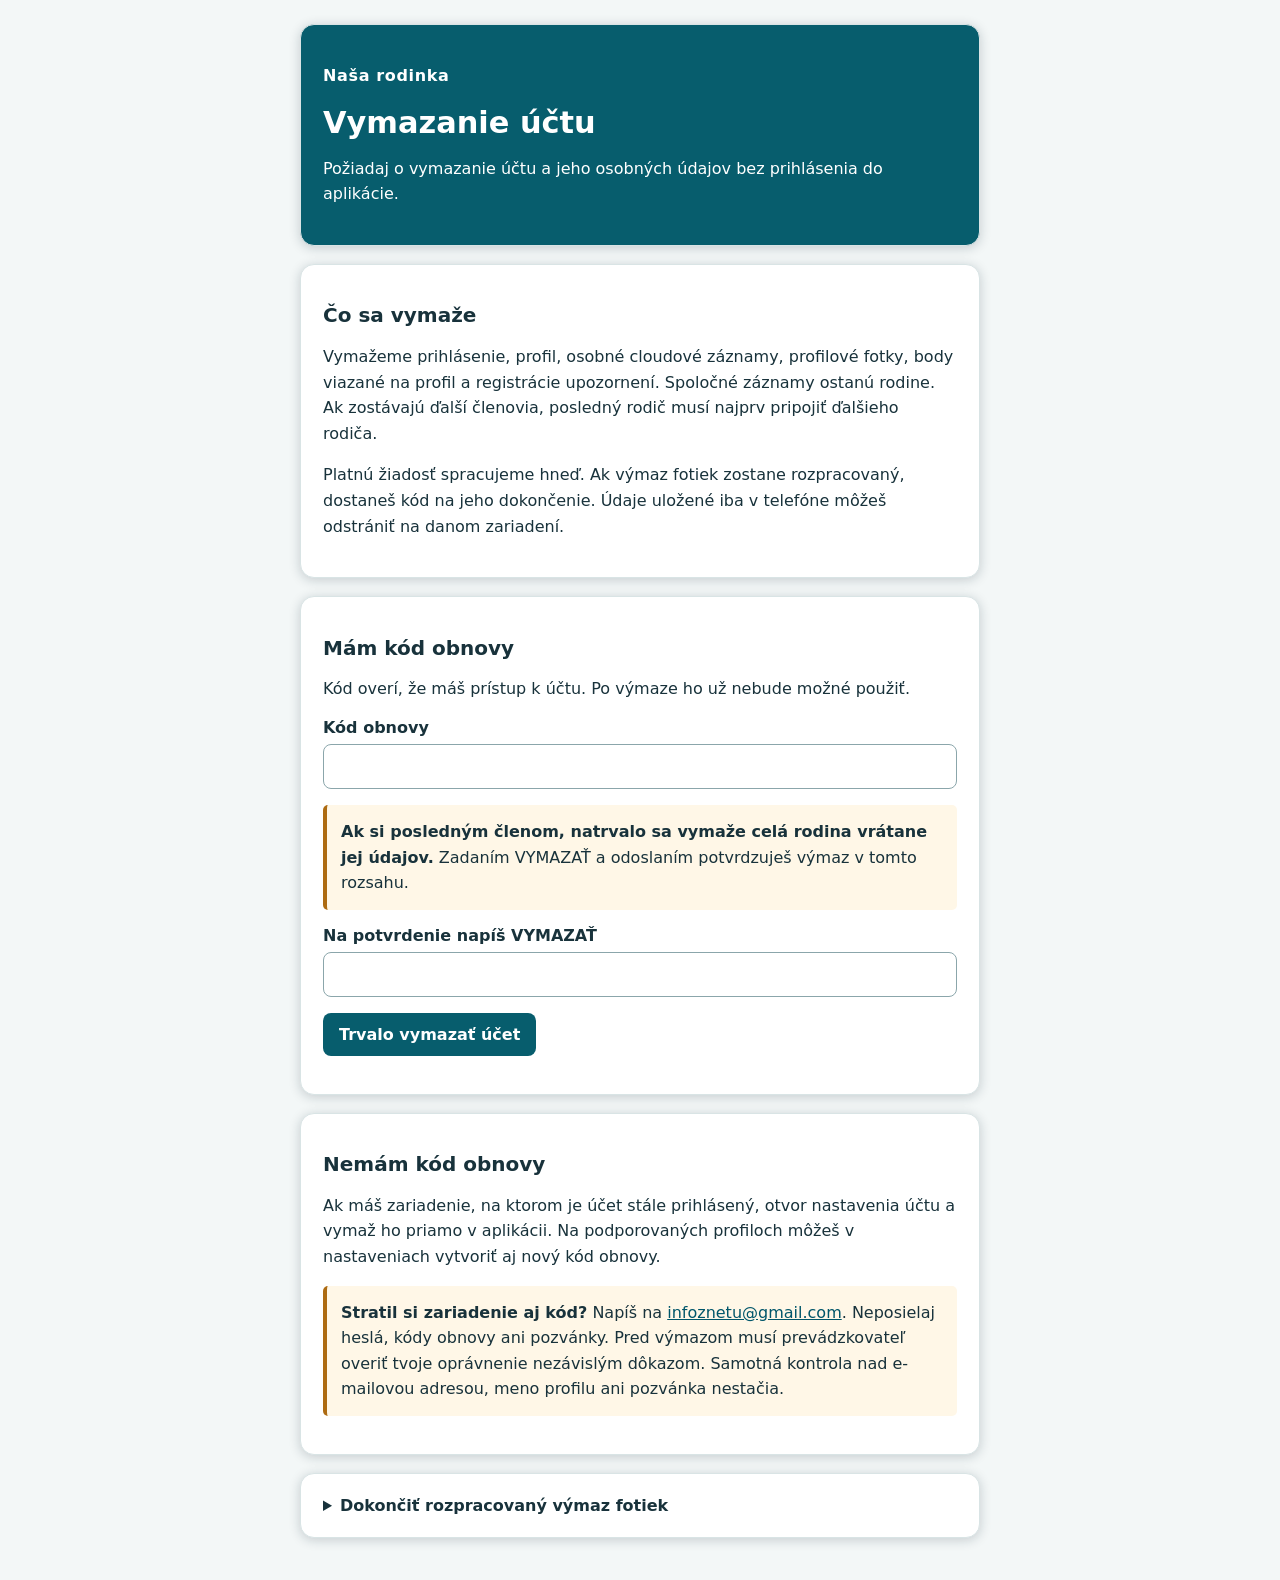
<file: index.html>
<!doctype html>
<html lang="sk">
<head>
<meta charset="utf-8">
<meta name="viewport" content="width=device-width, initial-scale=1">
<meta name="referrer" content="no-referrer">
<meta name="robots" content="noindex">
<meta http-equiv="Content-Security-Policy" content="default-src 'none'; style-src 'self'; script-src 'self'; connect-src https://pmrexbworebprrarhuxn.supabase.co; base-uri 'none'; form-action 'none'">
<title>Vymazanie účtu | Naša rodinka</title>
<link rel="stylesheet" href="./style.css">
<script type="module" src="./delete.mjs"></script>
</head>
<body>
<main>
  <header>
    <p class="brand">Naša rodinka</p>
    <h1>Vymazanie účtu</h1>
    <p>Požiadaj o vymazanie účtu a jeho osobných údajov bez prihlásenia do aplikácie.</p>
  </header>
  <section aria-labelledby="scope">
    <h2 id="scope">Čo sa vymaže</h2>
    <p>Vymažeme prihlásenie, profil, osobné cloudové záznamy, profilové fotky, body viazané na profil a registrácie upozornení. Spoločné záznamy ostanú rodine. Ak zostávajú ďalší členovia, posledný rodič musí najprv pripojiť ďalšieho rodiča.</p>
    <p>Platnú žiadosť spracujeme hneď. Ak výmaz fotiek zostane rozpracovaný, dostaneš kód na jeho dokončenie. Údaje uložené iba v telefóne môžeš odstrániť na danom zariadení.</p>
  </section>
  <section aria-labelledby="with-code">
    <h2 id="with-code">Mám kód obnovy</h2>
    <p>Kód overí, že máš prístup k účtu. Po výmaze ho už nebude možné použiť.</p>
    <form id="delete">
      <label for="code">Kód obnovy</label>
      <input id="code" type="password" required maxlength="128" autocomplete="off" spellcheck="false">
      <p class="notice" id="delete-consequences"><strong>Ak si posledným členom, natrvalo sa vymaže celá rodina vrátane jej údajov.</strong> Zadaním VYMAZAŤ a odoslaním potvrdzuješ výmaz v tomto rozsahu.</p>
      <label for="confirm">Na potvrdenie napíš VYMAZAŤ</label>
      <input id="confirm" type="text" required maxlength="7" autocomplete="off" spellcheck="false" aria-describedby="delete-consequences">
      <button disabled>Trvalo vymazať účet</button>
      <p id="delete-status" class="status" role="status"></p>
    </form>
    <noscript><p>Na odoslanie žiadosti povoľ JavaScript.</p></noscript>
  </section>
  <section aria-labelledby="without-code">
    <h2 id="without-code">Nemám kód obnovy</h2>
    <p>Ak máš zariadenie, na ktorom je účet stále prihlásený, otvor nastavenia účtu a vymaž ho priamo v aplikácii. Na podporovaných profiloch môžeš v nastaveniach vytvoriť aj nový kód obnovy.</p>
    <p class="notice"><strong>Stratil si zariadenie aj kód?</strong> Napíš na <a href="mailto:infoznetu@gmail.com">infoznetu@gmail.com</a>. Neposielaj heslá, kódy obnovy ani pozvánky. Pred výmazom musí prevádzkovateľ overiť tvoje oprávnenie nezávislým dôkazom. Samotná kontrola nad e-mailovou adresou, meno profilu ani pozvánka nestačia.</p>
  </section>
  <details>
    <summary>Dokončiť rozpracovaný výmaz fotiek</summary>
    <form id="cleanup">
      <label for="receipt">Kód na dokončenie výmazu</label>
      <input id="receipt" type="password" required maxlength="36" autocomplete="off" spellcheck="false">
      <label for="cleanup-code">Pôvodný kód obnovy</label>
      <input id="cleanup-code" type="password" required maxlength="128" autocomplete="off" spellcheck="false">
      <button disabled>Dokončiť výmaz fotiek</button>
      <p id="cleanup-status" class="status" role="status"></p>
    </form>
  </details>
</main>
</body>
</html>
</file>
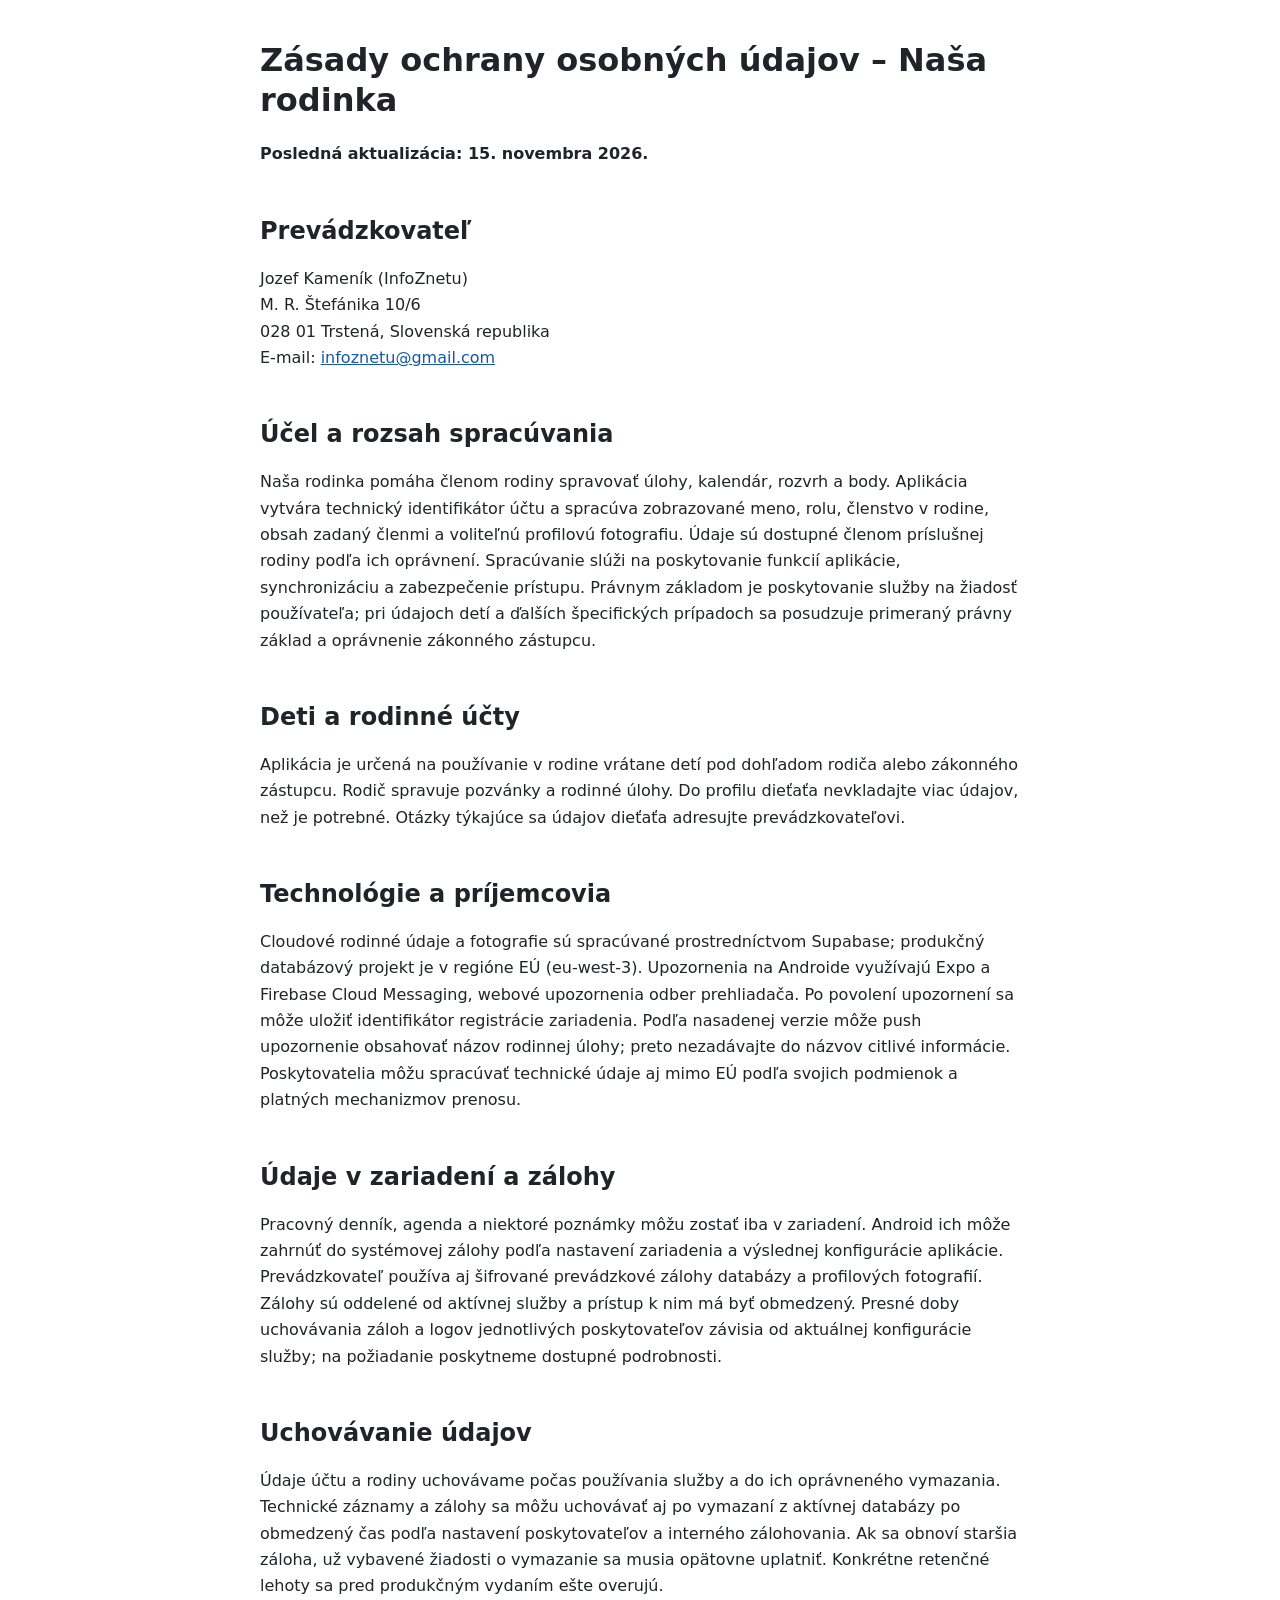
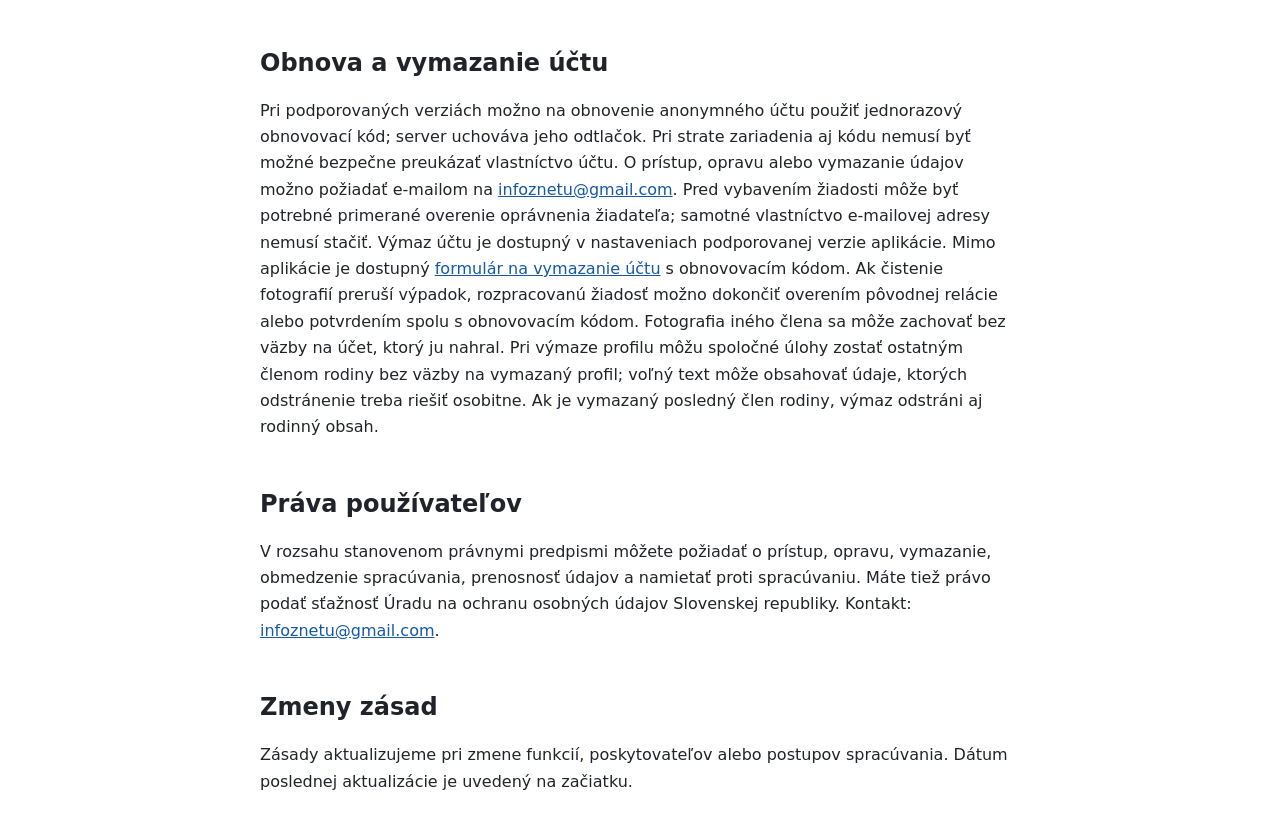
<file: privacy.html>
<!doctype html><html lang="sk"><head><meta charset="utf-8"><meta name="viewport" content="width=device-width,initial-scale=1"><meta name="robots" content="index,follow"><title>Zásady ochrany osobných údajov – Naša rodinka</title><style>body{font:16px/1.65 system-ui,sans-serif;max-width:760px;margin:40px auto;padding:0 20px;color:#20242a}h1,h2{line-height:1.25}h2{margin-top:2em}a{color:#1559a5}</style></head><body><main><h1>Zásady ochrany osobných údajov – Naša rodinka</h1><p><strong>Posledná aktualizácia: 15. novembra 2026.</strong></p><h2>Prevádzkovateľ</h2><p>Jozef Kameník (InfoZnetu)<br>M. R. Štefánika 10/6<br>028 01 Trstená, Slovenská republika<br>E-mail: <a href="mailto:infoznetu@gmail.com">infoznetu@gmail.com</a></p><h2>Účel a rozsah spracúvania</h2><p>Naša rodinka pomáha členom rodiny spravovať úlohy, kalendár, rozvrh a body. Aplikácia vytvára technický identifikátor účtu a spracúva zobrazované meno, rolu, členstvo v rodine, obsah zadaný členmi a voliteľnú profilovú fotografiu. Údaje sú dostupné členom príslušnej rodiny podľa ich oprávnení. Spracúvanie slúži na poskytovanie funkcií aplikácie, synchronizáciu a zabezpečenie prístupu. Právnym základom je poskytovanie služby na žiadosť používateľa; pri údajoch detí a ďalších špecifických prípadoch sa posudzuje primeraný právny základ a oprávnenie zákonného zástupcu.</p><h2>Deti a rodinné účty</h2><p>Aplikácia je určená na používanie v rodine vrátane detí pod dohľadom rodiča alebo zákonného zástupcu. Rodič spravuje pozvánky a rodinné úlohy. Do profilu dieťaťa nevkladajte viac údajov, než je potrebné. Otázky týkajúce sa údajov dieťaťa adresujte prevádzkovateľovi.</p><h2>Technológie a príjemcovia</h2><p>Cloudové rodinné údaje a fotografie sú spracúvané prostredníctvom Supabase; produkčný databázový projekt je v regióne EÚ (eu-west-3). Upozornenia na Androide využívajú Expo a Firebase Cloud Messaging, webové upozornenia odber prehliadača. Po povolení upozornení sa môže uložiť identifikátor registrácie zariadenia. Podľa nasadenej verzie môže push upozornenie obsahovať názov rodinnej úlohy; preto nezadávajte do názvov citlivé informácie. Poskytovatelia môžu spracúvať technické údaje aj mimo EÚ podľa svojich podmienok a platných mechanizmov prenosu.</p><h2>Údaje v zariadení a zálohy</h2><p>Pracovný denník, agenda a niektoré poznámky môžu zostať iba v zariadení. Android ich môže zahrnúť do systémovej zálohy podľa nastavení zariadenia a výslednej konfigurácie aplikácie. Prevádzkovateľ používa aj šifrované prevádzkové zálohy databázy a profilových fotografií. Zálohy sú oddelené od aktívnej služby a prístup k nim má byť obmedzený. Presné doby uchovávania záloh a logov jednotlivých poskytovateľov závisia od aktuálnej konfigurácie služby; na požiadanie poskytneme dostupné podrobnosti.</p><h2>Uchovávanie údajov</h2><p>Údaje účtu a rodiny uchovávame počas používania služby a do ich oprávneného vymazania. Technické záznamy a zálohy sa môžu uchovávať aj po vymazaní z aktívnej databázy po obmedzený čas podľa nastavení poskytovateľov a interného zálohovania. Ak sa obnoví staršia záloha, už vybavené žiadosti o vymazanie sa musia opätovne uplatniť. Konkrétne retenčné lehoty sa pred produkčným vydaním ešte overujú.</p><h2>Obnova a vymazanie účtu</h2><p>Pri podporovaných verziách možno na obnovenie anonymného účtu použiť jednorazový obnovovací kód; server uchováva jeho odtlačok. Pri strate zariadenia aj kódu nemusí byť možné bezpečne preukázať vlastníctvo účtu. O prístup, opravu alebo vymazanie údajov možno požiadať e-mailom na <a href="mailto:infoznetu@gmail.com">infoznetu@gmail.com</a>. Pred vybavením žiadosti môže byť potrebné primerané overenie oprávnenia žiadateľa; samotné vlastníctvo e-mailovej adresy nemusí stačiť. Výmaz účtu je dostupný v nastaveniach podporovanej verzie aplikácie. Mimo aplikácie je dostupný <a href="./index.html">formulár na vymazanie účtu</a> s obnovovacím kódom. Ak čistenie fotografií preruší výpadok, rozpracovanú žiadosť možno dokončiť overením pôvodnej relácie alebo potvrdením spolu s obnovovacím kódom. Fotografia iného člena sa môže zachovať bez väzby na účet, ktorý ju nahral. Pri výmaze profilu môžu spoločné úlohy zostať ostatným členom rodiny bez väzby na vymazaný profil; voľný text môže obsahovať údaje, ktorých odstránenie treba riešiť osobitne. Ak je vymazaný posledný člen rodiny, výmaz odstráni aj rodinný obsah.</p><h2>Práva používateľov</h2><p>V rozsahu stanovenom právnymi predpismi môžete požiadať o prístup, opravu, vymazanie, obmedzenie spracúvania, prenosnosť údajov a namietať proti spracúvaniu. Máte tiež právo podať sťažnosť Úradu na ochranu osobných údajov Slovenskej republiky. Kontakt: <a href="mailto:infoznetu@gmail.com">infoznetu@gmail.com</a>.</p><h2>Zmeny zásad</h2><p>Zásady aktualizujeme pri zmene funkcií, poskytovateľov alebo postupov spracúvania. Dátum poslednej aktualizácie je uvedený na začiatku.</p></main></body></html>
</file>
<file: style.css>
:root{color-scheme:light;font-family:system-ui,-apple-system,"Segoe UI",sans-serif;color:#18323b;background:#f3f7f7}*{box-sizing:border-box}body{margin:0;padding:24px 14px}main{max-width:680px;margin:0 auto}header,section,details{background:white;border:1px solid #d9e4e5;border-radius:14px;padding:22px;margin-bottom:18px;box-shadow:0 2px 12px #1233}header{background:#075d6d;color:white}.brand{font-weight:750;letter-spacing:.04em}h1{font-size:1.9rem;margin:.2em 0}h2{font-size:1.25rem}p{line-height:1.6}label{display:block;font-weight:650;margin:16px 0 7px}input{width:100%;font:inherit;border:1px solid #8ba6ab;border-radius:8px;padding:12px}input:focus-visible,button:focus-visible,summary:focus-visible{outline:3px solid #6dbdc8;outline-offset:2px}button{font:inherit;font-weight:700;border:0;border-radius:8px;background:#075d6d;color:white;padding:12px 16px;margin-top:16px;cursor:pointer}button:disabled{opacity:.5;cursor:not-allowed}.notice{padding:14px;border-left:4px solid #ad6b12;background:#fff7e7;border-radius:5px}.status{font-weight:650;overflow-wrap:anywhere}summary{font-weight:700;cursor:pointer}a{color:#00566a}@media(max-width:440px){header,section,details{padding:17px}body{padding:14px 9px}}
</file>
